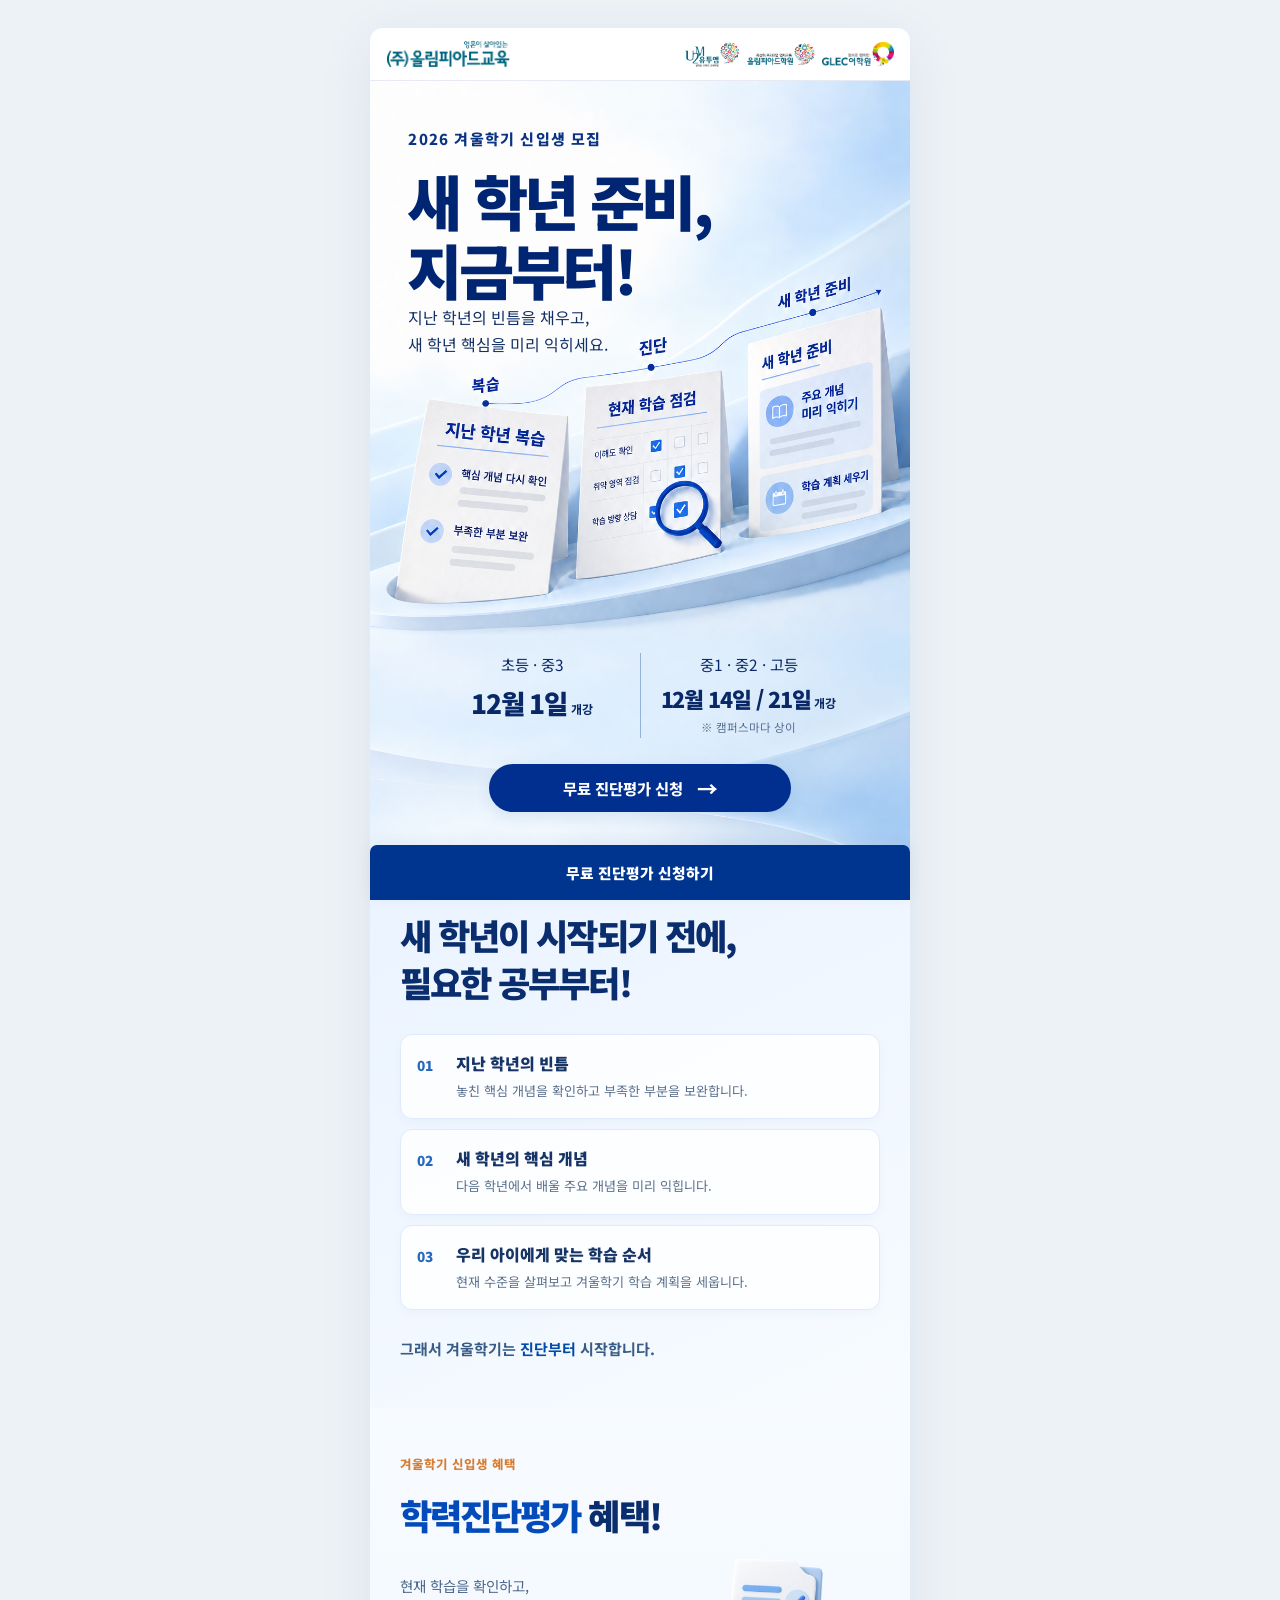
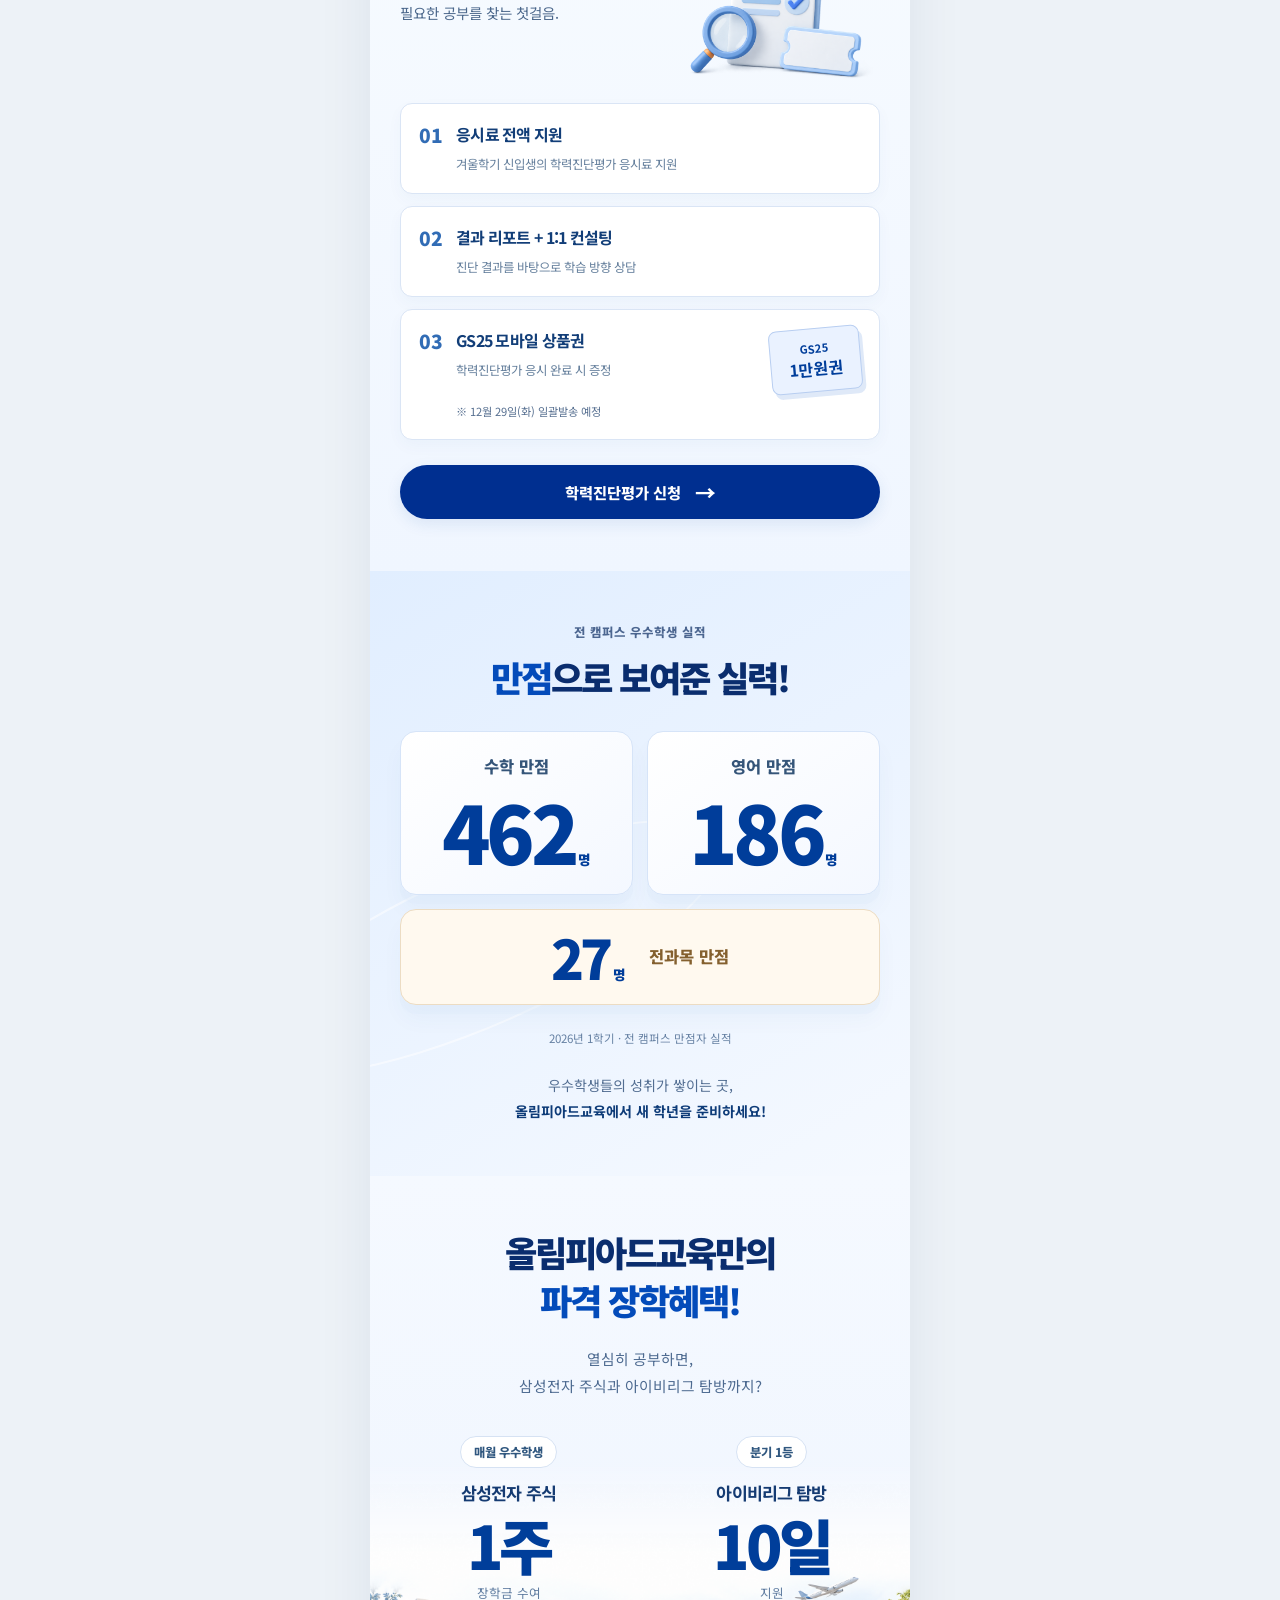
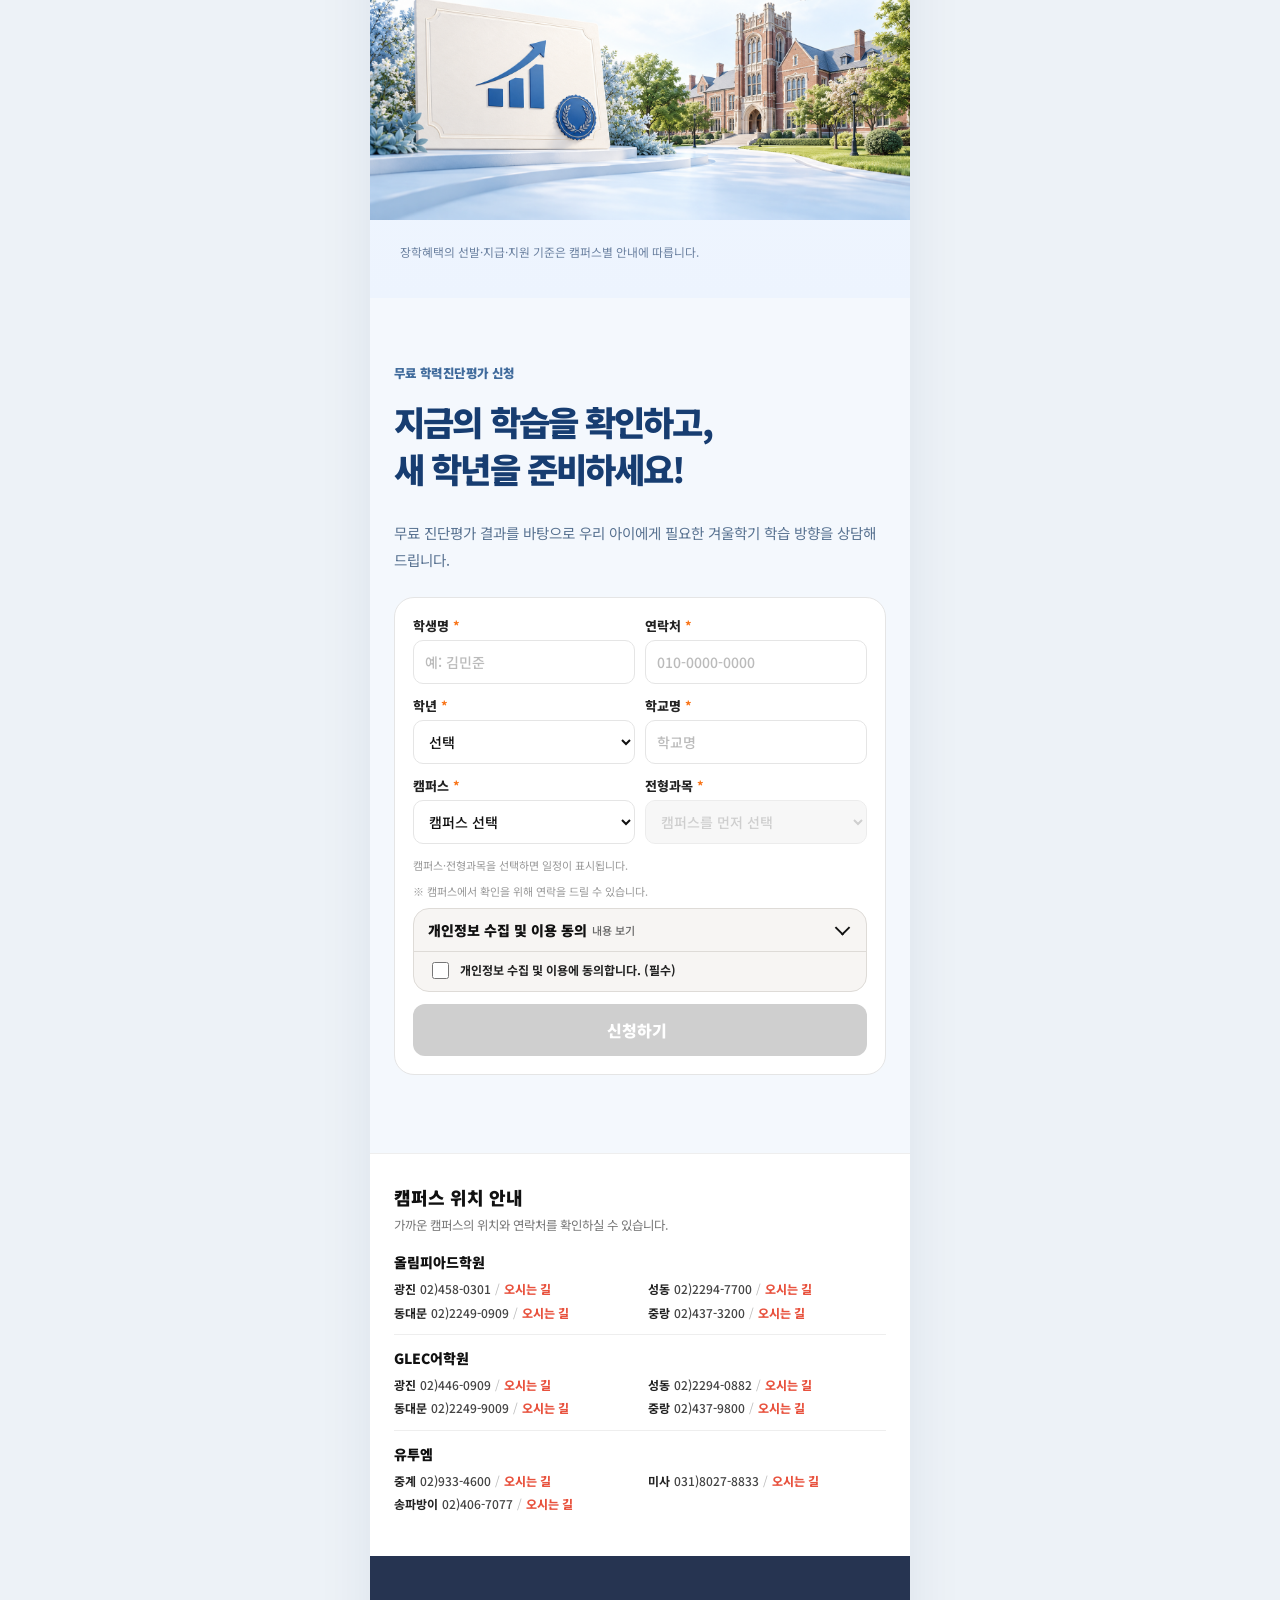
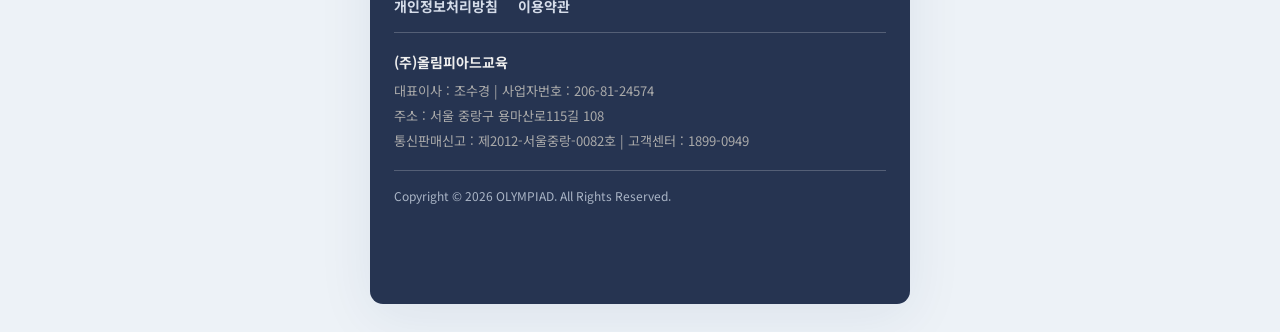
<file: index.html>
<!doctype html>
<html lang="ko">
<head>
  <meta charset="utf-8">
  <meta name="viewport" content="width=device-width, initial-scale=1">
  <meta name="theme-color" content="#10294b">
  <meta name="description" content="2026 겨울학기 신입생 모집. 새 학년을 준비하는 겨울, 무료 진단평가와 학습 상담으로 우리 아이에게 필요한 학습부터 시작하세요.">
  <title>2026 겨울학기 신입생 모집 | 올림피아드교육</title>
  <!-- Google tag (gtag.js) -->
  <script async src="https://www.googletagmanager.com/gtag/js?id=G-TMH38TYK4W"></script>
  <script>
    window.dataLayer = window.dataLayer || [];
    function gtag(){dataLayer.push(arguments);}
    gtag('js', new Date());
    gtag('config', 'G-TMH38TYK4W');
  </script>
  <!-- Meta Pixel: production -->
  <script>
    !function(f,b,e,v,n,t,s)
    {if(f.fbq)return;n=f.fbq=function(){n.callMethod?
    n.callMethod.apply(n,arguments):n.queue.push(arguments)};
    if(!f._fbq)f._fbq=n;n.push=n;n.loaded=!0;n.version='2.0';
    n.queue=[];t=b.createElement(e);t.async=!0;
    t.src=v;s=b.getElementsByTagName(e)[0];
    s.parentNode.insertBefore(t,s)}(window, document,'script',
    'https://connect.facebook.net/en_US/fbevents.js');
    fbq('init', '1519104332909986');
    fbq('track', 'PageView');
  </script>
  <link rel="icon" type="image/svg+xml" href="data:image/svg+xml,%3Csvg xmlns='http://www.w3.org/2000/svg' viewBox='0 0 64 64'%3E%3Crect width='64' height='64' rx='14' fill='%2310294b'/%3E%3Cpath d='M14 46 30 17l8 14 12-8' fill='none' stroke='%2336c5d8' stroke-width='7' stroke-linecap='round' stroke-linejoin='round'/%3E%3C/svg%3E">
  <link rel="preconnect" href="https://fonts.googleapis.com">
  <link rel="preconnect" href="https://fonts.gstatic.com" crossorigin>
  <link href="https://fonts.googleapis.com/css2?family=Noto+Sans+KR:wght@400;500;600;700;800;900&display=swap" rel="stylesheet">
  <link rel="stylesheet" href="styles.css">
  <link rel="stylesheet" href="journey.css?v=20261028-notice-layout">
  <link rel="stylesheet" href="application-form.css?v=20261012-compact-popup">
</head>
<body>
  <noscript><img height="1" width="1" style="display:none" alt=""
    src="https://www.facebook.com/tr?id=1519104332909986&amp;ev=PageView&amp;noscript=1"></noscript>
  <div class="page-shell">
    <header class="site-header">
      <img class="top-logo" src="assets/logo-edu.png" alt="올림피아드교육">
      <div class="top-brand-logos" aria-label="교육 브랜드">
        <img class="logo-u2m" src="assets/logo-u2m.png" alt="U2M">
        <img class="logo-academy" src="assets/logo-academy.png" alt="올림피아드학원">
        <img class="logo-glec" src="assets/logo-glec.png" alt="GLEC 어학원">
      </div>
    </header>

    <main>
      <section class="campaign-hero" aria-labelledby="hero-title">
        <p class="campaign-label">2026 겨울학기 신입생 모집</p>
        <h1 id="hero-title">새 학년 준비,<br><strong>지금부터!</strong></h1>
        <p class="sr-only">복습: 지난 학년 핵심 개념 다시 확인, 부족한 부분 보완. 진단: 이해도 확인, 취약 영역 점검, 학습 방향 상담. 새 학년 준비: 주요 개념 미리 익히기, 학습 계획 세우기.</p>
        <p class="campaign-intro">지난 학년의 빈틈을 채우고,<br>새 학년 핵심을 미리 익히세요.</p>
        <div class="hero-enrollment">
          <div class="campaign-dates" aria-label="겨울학기 개강 일정">
            <div><span>초등 · 중3</span><strong>12월 1일</strong><small>개강</small></div>
            <div><span>중1 · 중2 · 고등</span><strong class="multi-opening-date">12월 14일 / 21일</strong><small>개강</small><p class="opening-note">※ 캠퍼스마다 상이</p></div>
          </div>
          <a class="campaign-button" href="#consultation">무료 진단평가 신청 <span aria-hidden="true">→</span></a>
        </div>
      </section>

      <section class="editorial-section preparation" aria-labelledby="reason-title">
        <h2 id="reason-title">새 학년이 시작되기 전에,<br>필요한 공부부터!</h2>
        <div class="reason-list">
          <article>
            <span class="reason-number">01</span>
            <div><h3>지난 학년의 빈틈</h3><p>놓친 핵심 개념을 확인하고 부족한 부분을 보완합니다.</p></div>
          </article>
          <article>
            <span class="reason-number">02</span>
            <div><h3>새 학년의 핵심 개념</h3><p>다음 학년에서 배울 주요 개념을 미리 익힙니다.</p></div>
          </article>
          <article>
            <span class="reason-number">03</span>
            <div><h3>우리 아이에게 맞는 학습 순서</h3><p>현재 수준을 살펴보고 겨울학기 학습 계획을 세웁니다.</p></div>
          </article>
        </div>
        <p class="reason-conclusion">그래서 겨울학기는 <strong>진단부터</strong> 시작합니다.</p>
      </section>

      <section class="editorial-section assessment-benefits" aria-labelledby="benefits-title">
        <p class="campaign-label accent-label">겨울학기 신입생 혜택</p>
        <h2 id="benefits-title"><em>학력진단평가</em> 혜택!</h2>
        <div class="benefit-intro"><p>현재 학습을 확인하고,<br>필요한 공부를 찾는 첫걸음.</p><img src="assets/benefit-art-v3.png" alt="진단 리포트와 학습 점검, 상품권 혜택을 표현한 이미지" loading="lazy"></div>
        <ol class="benefit-lines">
          <li><span>01</span><div><h3>응시료 전액 지원</h3><p>겨울학기 신입생의 학력진단평가 응시료 지원</p></div></li>
          <li><span>02</span><div><h3>결과 리포트 + 1:1 컨설팅</h3><p>진단 결과를 바탕으로 학습 방향 상담</p></div></li>
          <li class="voucher-benefit"><span>03</span><div><div class="voucher-copy"><h3>GS25 모바일 상품권</h3><p>학력진단평가 응시 완료 시 증정</p></div><b class="voucher-ticket"><span>GS25</span><strong>1만원권</strong></b><p class="benefit-dispatch-note">※ 12월 29일(화) 일괄발송 예정</p></div></li>
        </ol>
        <a class="campaign-button" href="#consultation">학력진단평가 신청 <span aria-hidden="true">→</span></a>
      </section>

      <section class="editorial-section achievement" aria-labelledby="results-title">
        <p class="campaign-label">전 캠퍼스 우수학생 실적</p>
        <h2 id="results-title"><em>만점</em>으로 보여준 실력!</h2>
        <div class="score-lines">
          <div><strong>462<small>명</small></strong><span>수학 만점</span></div>
          <div><strong>186<small>명</small></strong><span>영어 만점</span></div>
          <div><strong>27<small>명</small></strong><span>전과목 만점</span></div>
        </div>
        <p class="achievement-period">2026년 1학기 · 전 캠퍼스 만점자 실적</p>
        <p class="achievement-message">우수학생들의 성취가 쌓이는 곳,<br><strong>올림피아드교육에서 새 학년을 준비하세요!</strong></p>
      </section>

      <section class="editorial-section rewards" aria-labelledby="scholarship-title">
        <h2 id="scholarship-title">올림피아드교육만의<br><em>파격 장학혜택!</em></h2>
        <p class="reward-question">열심히 공부하면,<br>삼성전자 주식과 아이비리그 탐방까지?</p>
        <div class="reward-scenes">
          <article class="stock-reward"><span>매월 우수학생</span><h3>삼성전자 주식</h3><strong>1주</strong><p>장학금 수여</p></article>
          <article class="travel-reward"><span>분기 1등</span><h3>아이비리그 탐방</h3><strong>10일</strong><p>지원</p></article>
          <img class="reward-panorama" src="assets/reward-art-v3.png" alt="주식 장학금과 해외 대학 탐방을 표현한 이미지" loading="lazy">
        </div>
        <p class="fine-print">장학혜택의 선발·지급·지원 기준은 캠퍼스별 안내에 따릅니다.</p>
      </section>

      <section class="section consultation" id="consultation" aria-labelledby="consultation-title">
        <p class="section-index">무료 학력진단평가 신청</p>
        <h2 id="consultation-title">지금의 학습을 확인하고,<br>새 학년을 준비하세요!</h2>
        <p class="section-lead">무료 진단평가 결과를 바탕으로 우리 아이에게 필요한 겨울학기 학습 방향을 상담해 드립니다.</p>
        <form id="applicationForm" class="form-wrap">
            <div class="form-grid" style="margin-bottom:18px;">
                <div class="form-field" style="margin-bottom:0;">
                    <label>학생명 <b>*</b></label>
                    <input name="studentName" required placeholder="예: 김민준">
                </div>
                <div class="form-field" style="margin-bottom:0;">
                    <label>연락처 <b>*</b></label>
                    <input name="phone" type="tel" required placeholder="010-0000-0000">
                </div>
            </div>
            <div class="form-grid" style="margin-bottom:18px;">
                <div class="form-field" style="margin-bottom:0;">
                    <label>학년 <b>*</b></label>
                    <select name="grade" required>
                        <option value="">선택</option>
                        <option>초2</option><option>초3</option><option>초4</option><option>초5</option><option>초6</option>
                        <option>중1</option><option>중2</option><option>중3</option>
                        <option>고1</option><option>고2</option><option>고3</option>
                    </select>
                </div>
                <div class="form-field" style="margin-bottom:0;">
                    <label>학교명 <b>*</b></label>
                    <input name="school" required placeholder="학교명">
                </div>
            </div>
            <div class="form-grid" style="margin-bottom:18px;">
                <div class="form-field" style="margin-bottom:0;">
                    <label>캠퍼스 <b>*</b></label>
                    <select id="campusSelect" name="campus" required>
                        <option value="">캠퍼스 선택</option>
                    </select>
                </div>
                <div class="form-field" style="margin-bottom:0;">
                    <label>전형과목 <b>*</b></label>
                    <select id="subjectSelect" name="subject" required disabled>
                        <option value="">캠퍼스를 먼저 선택</option>
                    </select>
                </div>
            </div>

            <p id="calendarInstruction" class="form-note">캠퍼스·전형과목을 선택하면 일정이 표시됩니다.</p>
            <div class="cal-wrap" hidden>
                <div class="cal-head">
                    <button id="prevMonthButton" type="button" aria-label="이전 달">‹</button>
                    <strong id="monthTitle">2026.11</strong>
                    <button id="nextMonthButton" type="button" aria-label="다음 달">›</button>
                </div>
                <div class="cal-days-header">
                    <span>일</span><span>월</span><span>화</span><span>수</span><span>목</span><span>금</span><span>토</span>
                </div>
                <div id="calendarDays" class="cal-days"></div>
            </div>

            <div class="time-wrap" hidden>
                <h4>희망시간 선택</h4>
                <div id="timeList" style="display:flex;flex-wrap:wrap;gap:8px;"></div>
            </div>

            <div class="date-row" hidden>
                <div class="date-box">
                    <div class="lbl">희망날짜</div>
                    <strong id="selectedDateText">날짜 선택 전</strong>
                </div>
                <div class="date-box">
                    <div class="lbl">희망시간</div>
                    <strong id="selectedTimeText">시간 선택 전</strong>
                </div>
            </div>

            <input type="hidden" name="region" value="서울특별시">
            <input type="hidden" name="referralSource" value="기타">
            <input type="hidden" name="referralDetail" value="랜딩">

            <p class="form-note">※ 캠퍼스에서 확인을 위해 연락을 드릴 수 있습니다.</p>
            <p id="submitStatus" class="form-status" role="status" aria-live="polite"></p>

            <div class="privacy-consent">
                <details class="privacy-details">
                    <summary>
                        <span class="privacy-summary-title">개인정보 수집 및 이용 동의</span>
                        <span class="privacy-summary-hint">내용 보기</span>
                    </summary>
                    <div class="privacy-box" tabindex="0">
                        <p>(주)올림피아드교육은 고객상담과 학력진단 및 설명회 신청시 다음과 같이 개인정보를 수집하고 있습니다. 수집한 개인정보는 “개인정보보호법”에 따라 보호하며, 개인정보 수집·이용목적 외로 처리하거나 정보주체의 동의 없이 외부에 제공 및 공유하지 않습니다. 또한, 개인정보가 분실·도난·유출·변조·훼손되지 않도록 안정성 확보에 필요한 조치를 취합니다.</p>
                        <h4>1. 수집하는 개인정보 항목</h4>
                        <p>(필수) 학생명, 연락처(자택 또는 휴대폰)<br>(선택) 학년, 학교명, 학부모이름, 이메일, 상담구분, 알게된 경로</p>
                        <h4>2. 개인정보의 수집 및 이용목적</h4>
                        <p>가. 고객 문의 응대 및 상담<br>나. 설명회 신청 참석 대상자 확인<br>다. 학력진단 신청 및 접수</p>
                        <h4>3. 개인정보의 보유 및 이용기간</h4>
                        <p>원칙적으로 개인정보의 수집 및 이용 목적이 달성된 후에는 이용자의 개인정보를 지체 없이 파기 합니다. 단, 회사 업무 및 통신비밀보호법, 전자상거래법 등 관련 법령에 의한 정보보호 및 보유 필요시 명시 기간 동안 다음과 같은 목적을 위해 보존합니다.</p>
                        <p>- 상담 및 설명회, 학력진단 업무처리, 분쟁 조정을 위한 기록보존, 불만 처리 등 민원처리, 고지사항 전달, 교육정보 제공</p>
                        <p>- 서비스 별 이용 및 보유 기간<br>• 입학상담 : 업무 종료후 6개월<br>• 학력진단 : 업무 종료후 6개월<br>• 설명회 : 행사 종료후 10일</p>
                        <h4>4. 개인정보 수집 · 이용에 대한 동의를 거부하실 수 있습니다.</h4>
                        <p>단, 필수 항목에 동의하지 않으시면 상담, 설명회, 학력진단 안내에 일부 제한이 있습니다.</p>
                    </div>
                </details>
                <label class="privacy-check">
                    <input id="privacyAgree" name="privacyAgree" type="checkbox" required>
                    <span>개인정보 수집 및 이용에 동의합니다. (필수)</span>
                </label>
            </div>

            <button id="submitButton" type="submit" class="submit-btn" disabled>
                신청하기 <i class="fa-solid fa-chevron-right" style="margin-left:6px;font-size:13px;"></i>
            </button>
        </form>
      </section>
    </main>

    <section class="campus-guide" aria-labelledby="campus-guide-title">
      <h2 class="campus-guide-title" id="campus-guide-title">캠퍼스 위치 안내</h2>
      <p class="campus-guide-desc">가까운 캠퍼스의 위치와 연락처를 확인하실 수 있습니다.</p>
      <div class="campus-group"><h3>올림피아드학원</h3><div class="campus-list">
        <div class="campus-item"><span class="campus-name">광진</span><a class="campus-phone" href="tel:024580301">02)458-0301</a><span class="campus-divider">/</span><a class="campus-location" href="https://naver.me/GbDd2W6d" target="_blank" rel="noopener">오시는 길</a></div>
        <div class="campus-item"><span class="campus-name">성동</span><a class="campus-phone" href="tel:0222947700">02)2294-7700</a><span class="campus-divider">/</span><a class="campus-location" href="https://naver.me/5PV4rDvb" target="_blank" rel="noopener">오시는 길</a></div>
        <div class="campus-item"><span class="campus-name">동대문</span><a class="campus-phone" href="tel:0222490909">02)2249-0909</a><span class="campus-divider">/</span><a class="campus-location" href="https://naver.me/xq3cEVG8" target="_blank" rel="noopener">오시는 길</a></div>
        <div class="campus-item"><span class="campus-name">중랑</span><a class="campus-phone" href="tel:024373200">02)437-3200</a><span class="campus-divider">/</span><a class="campus-location" href="https://naver.me/5uIMmPaX" target="_blank" rel="noopener">오시는 길</a></div>
      </div></div>
      <div class="campus-group"><h3>GLEC어학원</h3><div class="campus-list">
        <div class="campus-item"><span class="campus-name">광진</span><a class="campus-phone" href="tel:024460909">02)446-0909</a><span class="campus-divider">/</span><a class="campus-location" href="https://naver.me/5gFjhuY1" target="_blank" rel="noopener">오시는 길</a></div>
        <div class="campus-item"><span class="campus-name">성동</span><a class="campus-phone" href="tel:0222940882">02)2294-0882</a><span class="campus-divider">/</span><a class="campus-location" href="https://naver.me/xl057RI3" target="_blank" rel="noopener">오시는 길</a></div>
        <div class="campus-item"><span class="campus-name">동대문</span><a class="campus-phone" href="tel:0222499009">02)2249-9009</a><span class="campus-divider">/</span><a class="campus-location" href="https://naver.me/FCA2jsLO" target="_blank" rel="noopener">오시는 길</a></div>
        <div class="campus-item"><span class="campus-name">중랑</span><a class="campus-phone" href="tel:024379800">02)437-9800</a><span class="campus-divider">/</span><a class="campus-location" href="https://naver.me/FhUXFl2q" target="_blank" rel="noopener">오시는 길</a></div>
      </div></div>
      <div class="campus-group"><h3>유투엠</h3><div class="campus-list">
        <div class="campus-item"><span class="campus-name">중계</span><a class="campus-phone" href="tel:029334600">02)933-4600</a><span class="campus-divider">/</span><a class="campus-location" href="https://naver.me/5Hk0XrZi" target="_blank" rel="noopener">오시는 길</a></div>
        <div class="campus-item"><span class="campus-name">미사</span><a class="campus-phone" href="tel:03180278833">031)8027-8833</a><span class="campus-divider">/</span><a class="campus-location" href="https://naver.me/5vcEbEtO" target="_blank" rel="noopener">오시는 길</a></div>
        <div class="campus-item"><span class="campus-name">송파방이</span><a class="campus-phone" href="tel:024067077">02)406-7077</a><span class="campus-divider">/</span><a class="campus-location" href="https://naver.me/5UEPFBXH" target="_blank" rel="noopener">오시는 길</a></div>
      </div></div>
    </section>

    <footer class="site-footer">
      <div class="footer-links"><a href="https://www.u2math.co.kr/Other/SitePrivacy" target="_blank" rel="noopener">개인정보처리방침</a><a href="https://www.u2math.co.kr/Other/SiteTerm" target="_blank" rel="noopener">이용약관</a></div>
      <div class="footer-info"><p class="name">(주)올림피아드교육</p><p>대표이사 : 조수경 | 사업자번호 : 206-81-24574</p><p>주소 : 서울 중랑구 용마산로115길 108</p><p>통신판매신고 : 제2012-서울중랑-0082호 | 고객센터 : 1899-0949</p></div>
      <p class="footer-copy">Copyright &copy; 2026 OLYMPIAD. All Rights Reserved.</p>
    </footer>
  </div>
  <a class="sticky-link" href="#consultation">무료 진단평가 신청하기</a>
<div id="completeModal" class="complete-modal" hidden>
    <div class="complete-box" role="dialog" aria-modal="true" aria-labelledby="completeTitle">
        <div class="complete-icon" aria-hidden="true">✓</div>
        <h3 id="completeTitle">신청완료</h3>
        <p class="complete-note">이 페이지를 캡쳐해서 오시면<br><strong>3가지 혜택</strong>을 받으실 수 있습니다.</p>
        <p class="complete-caption">※ 캠퍼스에서 확인을 위해 연락을 드릴 수 있습니다.</p>
        <button id="completeCloseButton" type="button" class="complete-close">확인</button>
    </div>
</div>


  <script src="config.js?v=20261012-original-form"></script>
  <script src="application-form.js?v=20261028-schedule-fallback"></script>
  <script>
    (() => {
      if (location.hash) return;
      const consultation = document.getElementById('consultation');
      let userInteracted = false;
      const stopAutoScroll = () => { userInteracted = true; };
      ['pointerdown', 'touchstart', 'wheel', 'keydown'].forEach(type => {
        window.addEventListener(type, stopAutoScroll, { once: true, passive: true });
      });
      const showConsultation = () => {
        if (!userInteracted && !location.hash) {
          consultation.scrollIntoView({ behavior: 'instant', block: 'start' });
        }
      };
      showConsultation();
      // Keep the initial position aligned after the Korean web font changes layout.
      if (document.fonts) document.fonts.ready.then(showConsultation);
    })();
  </script>
</body>
</html>
</file>
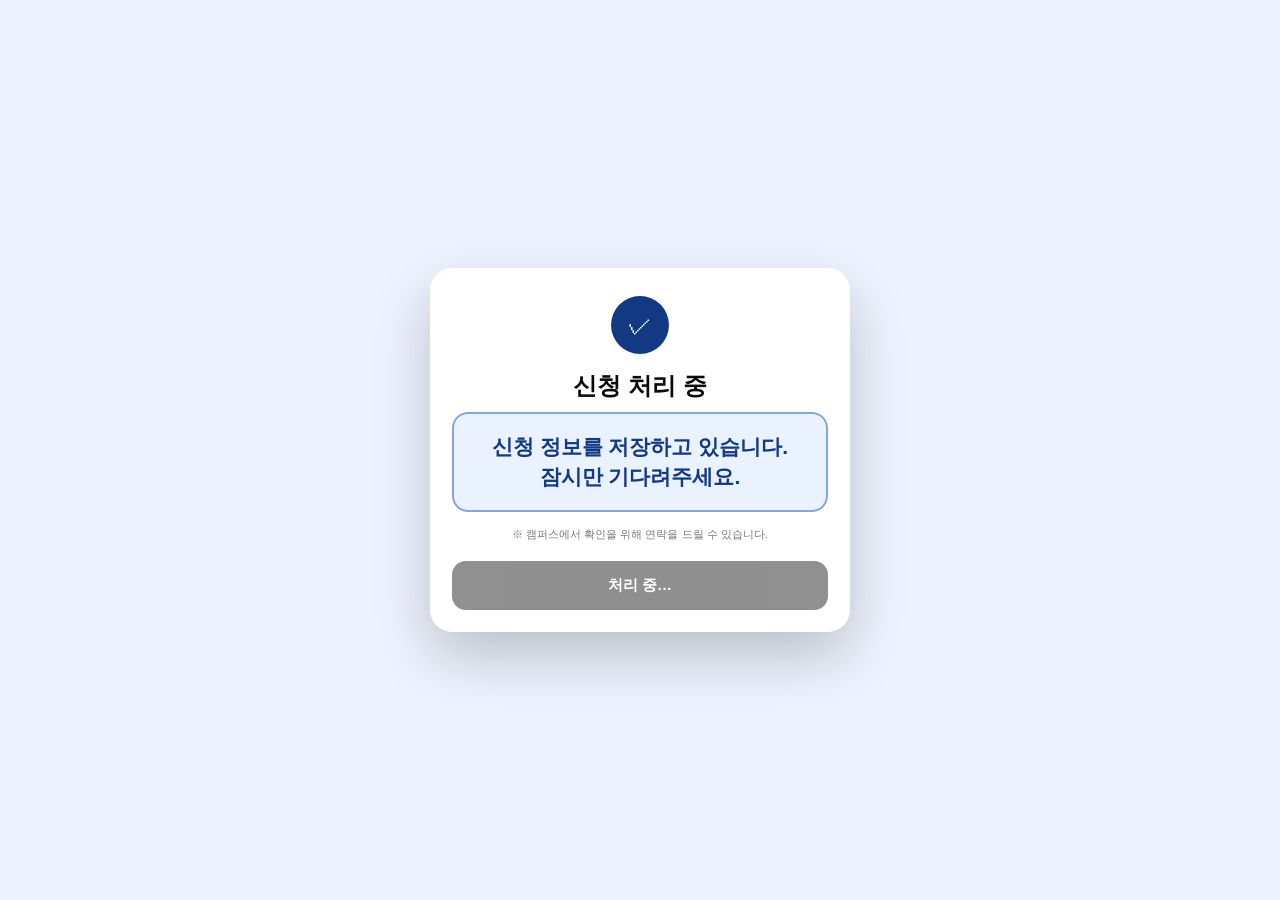
<file: completion.html>
<!doctype html>
<html lang="ko"><head><meta charset="utf-8"><meta name="viewport" content="width=device-width,initial-scale=1"><title>신청 안내 | 올림피아드교육</title>
<link rel="stylesheet" href="application-form.css?v=20261012-compact-popup">
<style>*{box-sizing:border-box}body{margin:0;background:#eef4ff;font-family:'Noto Sans KR',sans-serif;min-height:100vh;display:flex;align-items:center;justify-content:center;padding:20px}.complete-box h3{margin-top:0}.complete-note{margin-top:0}.complete-close:disabled{opacity:.45;cursor:wait}</style></head>
<body><main class="complete-box" aria-live="polite"><div class="complete-icon" aria-hidden="true">✓</div><h3 id="completeTitle">신청 처리 중</h3>
<p id="completeNote" class="complete-note">신청 정보를 저장하고 있습니다.<br>잠시만 기다려주세요.</p>
<p class="complete-caption">※ 캠퍼스에서 확인을 위해 연락을 드릴 수 있습니다.</p><button id="completeConfirm" class="complete-close" disabled>처리 중…</button></main>
<script src="completion.js?v=20261012-separate-home"></script></body></html>
</file>
<file: styles.css>
:root{font-family:'Noto Sans KR',sans-serif;color:#18364d;background:#eef4f6;font-synthesis:none;scroll-behavior:smooth}
*{box-sizing:border-box}
body{margin:0;word-break:keep-all}
img{display:block;max-width:100%;height:auto}
a{color:inherit}
.page-shell{max-width:540px;min-height:100vh;margin:auto;background:#fff;box-shadow:0 16px 70px #18364d12}
.site-header{position:relative;z-index:1;padding:12px 16px;display:flex;align-items:center;justify-content:space-between;gap:12px;background:#fff;border-bottom:1px solid #e7eaf2}
.site-header .top-logo{width:auto;height:28px;flex:0 0 auto;object-fit:contain}
.top-brand-logos{display:flex;align-items:center;justify-content:flex-end;gap:7px;min-width:0}
.top-brand-logos img{display:block;width:auto;max-width:100%;object-fit:contain}
.top-brand-logos .logo-u2m{height:25px}
.top-brand-logos .logo-academy{height:23px}
.top-brand-logos .logo-glec{height:25px}
.hero{padding:37px 24px 45px;background:#f4fbfc}
.hero{background:#f1faff;padding-top:32px}
.hero h1 strong{color:#ea684d}
.hero .hero-lead{font-size:1.13rem;color:#355d72;font-weight:600;line-height:1.65;margin-bottom:8px}
.hero-art{width:calc(100% + 48px);max-width:none;margin:4px -24px 14px;aspect-ratio:4/3;object-fit:cover}
.hero-message{padding:0 0 20px}
.hero-message>span{font-size:.9rem;font-weight:900;color:#137792}
.hero-message p{margin:8px 0 0;font-size:1rem;line-height:1.75;color:#425f71}
.hero-message strong{color:#173e57;font-weight:900}
.eyebrow,.section-index{margin:0 0 16px;color:#1286a0;font-size:.78rem;font-weight:900;letter-spacing:.1em}
.hero h1{font-size:clamp(2.05rem,8.4vw,2.7rem);line-height:1.3;letter-spacing:-.06em;margin:0 0 23px;font-weight:900;color:#13324b}
.hero h1 strong{font-weight:900;color:#0785a0}
.hero-lead,.section-lead{font-size:1rem;line-height:1.85;color:#425f71;margin:0 0 23px}
.hero-emphasis{font-size:1.09rem;line-height:1.7;font-weight:800;margin:0 0 23px;padding-left:13px;border-left:3px solid #1ba7bb}
.hero-date{border-top:1px solid #b9d7de;border-bottom:1px solid #b9d7de;margin-bottom:24px}
.hero-date>div{display:flex;justify-content:space-between;gap:10px;padding:12px 0;align-items:baseline}
.hero-date>div+div{border-top:1px solid #d1e4e9}
.hero-date span{font-size:.89rem;color:#476476}
.hero-date strong{font-size:.97rem;white-space:nowrap}
.primary-link,.sticky-link,.submit-btn{display:block;background:#087f9a;color:#fff;text-align:center;text-decoration:none;font:900 1rem 'Noto Sans KR',sans-serif;border:0;cursor:pointer}
.primary-link{padding:16px;border-radius:6px}
.primary-link:hover,.sticky-link:hover,.submit-btn:hover{background:#076b83}
.transition-visual{margin:0;background:#fff}
.transition-visual img{width:100%;height:275px;object-fit:cover;object-position:center}
.transition-visual figcaption{font-size:.86rem;line-height:1.6;color:#547083;padding:13px 24px;border-bottom:1px solid #dbe7eb}
.section{padding:66px 24px}
.section h2,.opening h2{font-size:clamp(1.75rem,7vw,2.13rem);line-height:1.4;letter-spacing:-.055em;font-weight:900;margin:0 0 27px}
.reason-list{border-top:2px solid #15364f}
.reason-list article{display:grid;grid-template-columns:42px 1fr;gap:7px;padding:19px 0;border-bottom:1px solid #d9e5e9}
.reason-number{font-size:.84rem;font-weight:900;color:#14869e;padding-top:4px}
.reason-list h3{font-size:1.13rem;line-height:1.5;margin:0 0 7px;font-weight:900}
.reason-list p{font-size:1rem;line-height:1.8;color:#496477;margin:0}
.reason-conclusion{font-size:1.1rem;font-weight:700;line-height:1.7;margin:26px 0 0}
.reason-conclusion strong{color:#087f9a}
.diagnosis,.opening,.consultation{background:#eaf7f9}
.diagnosis-steps{list-style:none;padding:0;margin:0 0 22px;border-top:1px solid #b8d9df}
.diagnosis-steps li{display:flex;gap:18px;align-items:center;padding:13px 0;border-bottom:1px solid #b8d9df}
.diagnosis-steps span{font-size:.82rem;font-weight:900;color:#1689a0}
.diagnosis-steps strong{font-size:1rem}
.text-link{display:block;padding:15px;border:1.5px solid #087f9a;border-radius:6px;text-align:center;text-decoration:none;font-weight:800;color:#086e86}
.text-link:hover{background:#dcf3f6}
.opening{padding:64px 24px}
.opening h2{margin-bottom:28px}
.opening-dates{border-top:2px solid #15364f}
.opening-dates p{display:flex;justify-content:space-between;align-items:center;gap:9px;margin:0;padding:17px 0;border-bottom:1px solid #bbd9df}
.opening-dates span{font-size:1.06rem;font-weight:900;color:#087f9a}
.opening-dates strong{font-size:.93rem;white-space:nowrap}
.opening-note{font-size:.89rem;line-height:1.6;color:#567084;margin:19px 0 0}
.results-period{font-size:.93rem;color:#557184;margin:0 0 18px}
.results{background:#eaf5ff;padding-top:58px}
.results .section-index{color:#22789f;letter-spacing:0;font-size:.88rem}
.results h2{font-size:clamp(1.65rem,6.5vw,2.03rem);margin-bottom:16px}
.results h2 em{font-style:normal;color:#087f9a}
.results-lead{font-size:1.03rem;color:#365b73;line-height:1.8;margin:0}
.results-art{width:calc(100% + 48px);max-width:none;margin:14px -24px 4px;aspect-ratio:4/3;object-fit:cover}
.results .results-period{font-weight:800;font-size:.87rem;text-align:center;margin-top:18px}
.result-main{display:flex;justify-content:space-between;align-items:baseline;padding:21px 20px;background:#e0f3f6;border-top:4px solid #1595a9}
.result-main span,.result-secondary span{font-size:1.07rem;font-weight:800}
.result-main strong{font-size:3.2rem;line-height:1;font-weight:900;letter-spacing:-.06em}
.result-main small,.result-secondary small{font-size:1rem;margin-left:3px;letter-spacing:0}
.result-secondary{display:grid;grid-template-columns:1fr 1fr;gap:10px;margin-top:10px}
.result-secondary p{display:flex;flex-direction:column;gap:12px;margin:0;padding:18px;background:#f0f6f7}
.result-secondary span{font-size:.93rem}
.result-secondary strong{font-size:2.15rem;line-height:1;font-weight:900;letter-spacing:-.06em}
.results .result-main{background:#fff;border-top:4px solid #eeaa43;border-radius:3px;padding:23px 21px}
.results .result-main strong{font-size:4.1rem;color:#0c638a}
.results .result-secondary p{background:#fff;padding:22px 18px;border-bottom:3px solid #c0e4f6}
.results .result-secondary strong{font-size:2.65rem;color:#0c638a}
.scholarship{background:#fbfcf6}
.scholarship{background:#fffaf0}
.scholarship-art{width:calc(100% + 48px);max-width:none;margin:12px -24px 24px;aspect-ratio:4/3;object-fit:cover}
.scholarship-benefits article{background:#fff;padding:21px 18px;margin-top:12px;border:1px solid #eadfbd;border-left:4px solid #e9b839}
.scholarship-benefits{border:0}
.new-student small{display:inline;font-size:.85rem;margin-left:4px}
.scholarship-question{font-size:clamp(1.45rem,6.4vw,1.85rem);font-weight:900;line-height:1.5;letter-spacing:-.045em;margin:0 0 16px;color:#0a7891}
.scholarship-benefits{border-top:2px solid #15364f}
.scholarship-benefits article{padding:18px 0;border-bottom:1px solid #d9e5e9}
.scholarship-benefits span{display:block;color:#087f9a;font-size:.85rem;font-weight:900;margin-bottom:6px}
.scholarship-benefits strong{font-size:1.3rem;line-height:1.4;font-weight:900}
.scholarship-benefits p{display:inline;font-size:1rem;font-weight:700;margin:0 0 0 5px}
.new-student{margin-top:26px;background:#fff;border-left:4px solid #e6c85e;padding:21px}
.new-student h3{font-size:1.1rem;margin:0 0 15px}
.new-student p{font-size:.98rem;font-weight:700;line-height:1.6;margin:9px 0}
.new-student small{display:block;color:#667d8a;font-size:.83rem;font-weight:500}
.fine-print{font-size:.83rem;line-height:1.7;color:#657d8a;margin:16px 0 0}
.consultation{padding-bottom:78px}
.application-form{padding:22px;background:#fff;border:1px solid #d1e2e6;border-radius:7px}
.form-intro{font-size:.93rem;line-height:1.7;color:#445f70;margin:0 0 12px}
.form-prelaunch{font-size:.84rem;font-weight:700;line-height:1.6;color:#805e16;background:#fff7db;padding:10px 12px;margin:0 0 23px}
.form-grid{display:grid;grid-template-columns:1fr 1fr;gap:17px 11px}
.form-grid label{display:flex;flex-direction:column;gap:7px;font-size:.9rem;font-weight:800}
.form-grid input,.form-grid select{width:100%;min-width:0;height:48px;border:1px solid #cddce1;border-radius:5px;padding:0 11px;background:#fff;color:#18364d;font:500 .94rem 'Noto Sans KR',sans-serif}
.form-grid select:disabled{color:#8296a0;background:#f4f7f8}
.calendar{margin-top:23px;border:1px solid #cddce1;border-radius:6px;overflow:hidden}
.calendar-head{height:55px;display:flex;align-items:center;justify-content:space-between;border-bottom:1px solid #d9e6e9;padding:0 12px}
.calendar-head strong{font-size:1rem}
.calendar-head button{border:0;background:none;color:#087f9a;font-size:1.65rem;width:38px;height:38px;cursor:pointer}
.calendar-head button:disabled{color:#b9cbd0;cursor:default}
.calendar-weekdays,.calendar-days{display:grid;grid-template-columns:repeat(7,minmax(0,1fr));text-align:center}
.calendar-weekdays{padding:11px 8px 7px;color:#5a7483;font-size:.82rem;font-weight:800}
.calendar-days{padding:0 8px 12px;row-gap:4px}
.calendar-days button{height:37px;border:0;background:#fff;color:#a6b6bf;font:600 .9rem 'Noto Sans KR',sans-serif;cursor:not-allowed}
.calendar-note{font-size:.82rem;line-height:1.6;color:#667f8b;margin:10px 0 19px}
.selected-summary{display:grid;grid-template-columns:1fr 1fr;gap:9px}
.selected-summary p{margin:0;background:#f3f7f8;padding:12px}
.selected-summary span{display:block;font-size:.77rem;color:#68818c;margin-bottom:4px}
.selected-summary strong{font-size:.91rem}
.privacy-consent{margin:21px 0 16px;overflow:hidden;border:1.5px solid #dedbd7;border-radius:8px;background:#f7f5f3}
.privacy-details summary{position:relative;display:flex;align-items:center;min-height:50px;padding:12px 46px 12px 14px;color:#111;cursor:pointer;list-style:none;user-select:none}
.privacy-details summary::-webkit-details-marker{display:none}
.privacy-details summary::after{content:"";position:absolute;top:50%;right:18px;width:9px;height:9px;border-right:2px solid #111;border-bottom:2px solid #111;transform:translateY(-70%) rotate(45deg)}
.privacy-details[open] summary::after{transform:translateY(-20%) rotate(225deg)}
.privacy-summary-title{font-size:.875rem;font-weight:900}
.privacy-summary-hint{margin-left:5px;color:#666;font-size:.7rem;font-weight:500}
.privacy-box{height:130px;overflow-y:auto;border-top:1px solid #dedbd7;background:#fff;padding:14px;color:#444;font-size:.75rem;line-height:1.75}
.privacy-box h4{color:#111;font-size:.82rem;font-weight:900;margin:16px 0 6px}
.privacy-box h4:first-child{margin-top:0}
.privacy-box p{margin:0 0 10px}
.privacy-check{display:flex;align-items:flex-start;gap:8px;margin:0;padding:12px 14px;border-top:1px solid #dedbd7;color:#222;font-size:.82rem;font-weight:700;line-height:1.45}
.privacy-check input{width:17px;height:17px;margin-top:1px;flex-shrink:0;accent-color:#087f9a}
.submit-btn:disabled{background:#b8c9d0;cursor:not-allowed}
.submit-btn{width:100%;padding:16px;border-radius:5px}
.submit-status{min-height:1.5em;margin:10px 0 0;color:#8a641b;font-size:.83rem;line-height:1.6}
.consultation-dates{display:flex;flex-direction:column;gap:5px;color:#5c7584;font-size:.86rem;margin-top:19px}
.campus-guide{background:#fff;border-top:1px solid #eee;padding:30px 24px}
.campus-guide-title{color:#111;font-size:1.125rem;font-weight:900;margin:0 0 6px}
.campus-guide-desc{color:#777;font-size:.78rem;line-height:1.6;margin:0 0 16px}
.campus-group{border-top:1px solid #eee;padding:13px 0}
.campus-group:first-of-type{border-top:none;padding-top:0}
.campus-group h3{color:#111;font-size:.875rem;font-weight:900;margin:0 0 8px}
.campus-list{display:grid;grid-template-columns:1fr 1fr;gap:6px 16px}
.campus-item{color:#555;font-size:.75rem;line-height:1.45;white-space:nowrap}
.campus-name{color:#222;font-weight:700;margin-right:4px}
.campus-phone{color:#444;font-weight:500;text-decoration:none}
.campus-divider{color:#bbb;margin:0 4px}
.campus-location{color:#e8523e;font-weight:800;text-decoration:none}
.site-footer{background:#263451;padding:40px 24px 100px;color:#aaa;font-size:.82rem}
.footer-links{display:flex;gap:20px;border-bottom:1px solid #ffffff36;padding-bottom:16px;margin-bottom:16px}
.footer-links a{color:#d5dce9;font-weight:700;font-size:.875rem;text-decoration:none}
.footer-links a:hover{color:#fff}
.footer-info{line-height:1.9}
.footer-info p{margin:0}
.footer-info .name{color:#eee;font-weight:700;font-size:.875rem;margin-bottom:4px}
.footer-copy{margin:16px 0 0;padding-top:16px;border-top:1px solid #ffffff36;color:#aab5c6;font-size:.75rem}
.sticky-link{position:fixed;z-index:20;bottom:0;left:50%;transform:translateX(-50%);width:min(100%,540px);padding:17px 15px;box-shadow:0 -6px 25px #18364d26}
a:focus-visible,button:focus-visible,input:focus-visible,select:focus-visible,summary:focus-visible{outline:3px solid #1ca9bb;outline-offset:2px}
@media(max-width:430px){.campus-list{grid-template-columns:1fr;gap:5px}}
@media(max-width:380px){.site-header{padding:11px 12px;gap:8px}.site-header .top-logo{height:25px}.top-brand-logos{gap:5px}.top-brand-logos .logo-u2m{height:21px}.top-brand-logos .logo-academy{height:20px}.top-brand-logos .logo-glec{height:21px}.hero,.section,.opening,.site-footer{padding-left:18px;padding-right:18px}.hero-date span,.hero-date strong{font-size:.85rem}.opening-dates p{align-items:flex-start;flex-direction:column;gap:3px}.application-form{padding:16px}.form-grid{gap:14px 7px}.result-main strong{font-size:2.65rem}.result-secondary strong{font-size:1.8rem}}
@media(min-width:700px){.page-shell{margin-top:28px;margin-bottom:28px;border-radius:13px;overflow:hidden}.sticky-link{border-radius:7px 7px 0 0}}
@media(prefers-reduced-motion:reduce){:root{scroll-behavior:auto}}
.hero #hero-title strong{color:#e36148}
.scholarship .scholarship-benefits{border:0}
.scholarship .scholarship-benefits article{background:#fff;padding:21px 18px;margin-top:12px;border:1px solid #eadfbd;border-left:4px solid #e9b839}
.scholarship .new-student small{display:inline;font-size:.85rem;margin-left:4px}
@media(max-width:380px){.hero-art,.results-art,.scholarship-art{width:calc(100% + 36px);margin-left:-18px;margin-right:-18px}.results .result-secondary strong{font-size:2.1rem}.hero h1{font-size:2rem}}
</file>
<file: journey.css>
/* Cohesive learning journey. Graphic imagery + accessible live campaign copy. */
:root{color:#092867;background:#edf2f7}
.page-shell{background:#eaf4ff;box-shadow:0 12px 55px #15396b14}
.sr-only{position:absolute!important;width:1px;height:1px;padding:0;margin:-1px;overflow:hidden;clip:rect(0,0,0,0);white-space:nowrap;border:0}
.campaign-hero{position:relative;container-type:inline-size;padding-top:103.77%;background:#eaf3ff url('assets/hero-production-v3.png') top center/100% auto no-repeat;overflow:hidden}
.campaign-label{font-size:.78rem;letter-spacing:.08em;color:#4c6690;font-weight:800;margin:0 0 18px}
.campaign-hero>.campaign-label{position:absolute;top:8.77cqw;left:7.1%;font-size:clamp(.75rem,2.6vw,.94rem);color:#0a3383}
.campaign-hero h1{position:absolute;left:6.9%;top:15.47cqw;margin:0;font-size:clamp(2.15rem,10.5vw,3.75rem);letter-spacing:-.055em;line-height:1.15;font-weight:900;color:#002573}
.campaign-hero h1 strong{font-weight:900}
.campaign-intro{position:absolute;top:41.25cqw;left:7.1%;font-size:clamp(.75rem,2.8vw,1rem);line-height:1.7;margin:0;color:#143166}
.hero-enrollment{padding:12px 0 38px}
.calendar-days button:not(:disabled){color:#073b94;background:#e5efff;cursor:pointer;border-radius:6px}
.calendar-days button[aria-pressed="true"]{background:#073b94;color:#fff}
.time-options{display:flex;flex-wrap:wrap;gap:8px;margin:0 0 16px}
.time-options button{border:1px solid #b4c9e5;border-radius:6px;background:#fff;padding:9px 17px;color:#12376d;cursor:pointer;font:inherit}
.time-options button[aria-pressed="true"]{background:#073b94;color:#fff}
.campaign-dates{margin:0 10%;display:grid;grid-template-columns:1fr 1fr;text-align:center}
.campaign-dates>div+div{border-left:1px solid #94b1d7}
.campaign-dates span{display:block;font-size:clamp(.7rem,2.8vw,.96rem);margin-bottom:8px}
.campaign-dates strong{font-size:clamp(1.05rem,4.6vw,1.65rem);font-weight:900;letter-spacing:-.05em}.campaign-dates small{font-size:.75rem;margin-left:4px;font-weight:700}
.campaign-dates .multi-opening-date{font-size:clamp(.88rem,3.5vw,1.35rem);white-space:nowrap}
.opening-note{margin:4px 0 0;text-align:center;font-size:.72rem;line-height:1.7;color:#566f90}
.benefit-lines .benefit-dispatch-note{grid-column:1/-1;margin:0;text-align:left;font-size:.7rem;line-height:1.7;color:#566f90}
.campaign-button{display:flex;align-items:center;justify-content:center;gap:14px;background:#002f90;color:#fff;text-align:center;font-size:.96rem;font-weight:800;text-decoration:none;padding:16px 20px;border-radius:28px;box-shadow:0 5px 15px #124ea01a}
.campaign-button:hover{background:#0043ba}.campaign-button span{font-size:1.3rem;line-height:1}
.hero-enrollment>.campaign-button{margin:26px 22% 0;font-size:clamp(.74rem,2.7vw,.96rem);padding:13px 5px}
.editorial-section{position:relative;padding:52px 30px;background:#edf5ff}
.editorial-section h2{font-size:clamp(1.6rem,6.5vw,2.2rem);line-height:1.35;font-weight:900;letter-spacing:-.055em;margin:0 0 23px;color:#0a2d6e}
.editorial-section em{font-style:normal;color:#034bba}
.preparation{background:linear-gradient(155deg,#eaf3ff,#f7fbff);padding-top:37px;padding-bottom:47px}
.preparation:before{content:'';display:block;width:35px;height:2px;background:#003783;margin-bottom:22px}
.preparation .reason-list{border:0;display:grid;gap:10px;margin-top:28px}
.preparation .reason-list article{border:1px solid #e0eafa;border-radius:12px;background:#ffffffd6;grid-template-columns:32px 1fr;box-shadow:0 4px 10px #21467c08;padding:16px}
.reason-number{color:#2467be;font-size:.85rem}.preparation .reason-list h3{font-size:1rem;color:#173467;margin-bottom:5px}.preparation .reason-list p{color:#5c718c;font-size:.82rem;line-height:1.7}.reason-conclusion{font-size:.94rem;color:#385c86}.reason-conclusion strong{color:#034baa}
.assessment-benefits{background:linear-gradient(#f7fbff,#f0f6ff);padding-top:47px}
.accent-label{color:#d77d33}.benefit-intro{position:relative;min-height:132px;margin:-3px 0 5px}.benefit-intro p{position:relative;z-index:1;font-size:.91rem;line-height:1.85;color:#4b678b;padding-top:14px}.benefit-intro img{position:absolute;right:-6px;top:-21px;width:46%;height:157px;object-fit:contain}
.benefit-lines{list-style:none;padding:0;margin:12px 0 25px;display:grid;gap:12px}
.benefit-lines li{display:flex;gap:13px;padding:18px;background:#fff;border:1px solid #dae5f5;border-radius:12px;box-shadow:0 6px 16px #294e8109}
.benefit-lines li>span{font-size:1.2rem;font-weight:900;color:#316cb5;line-height:1.4}.benefit-lines li>div{flex:1;min-width:0}.benefit-lines h3{font-size:1rem;line-height:1.55;letter-spacing:-.045em;margin:0 0 7px;color:#123e78}.benefit-lines p{font-size:.78rem;line-height:1.7;color:#66809d;margin:0}
.voucher-benefit>div{position:relative;padding-right:97px;min-height:72px}.voucher-ticket{position:absolute;right:0;top:3px;width:91px;min-height:64px;border:1px solid #b8cef1;border-radius:8px;transform:rotate(-5deg);background:#eaf2ff;color:#003e9b;display:flex;flex-direction:column;align-items:center;justify-content:center;box-shadow:3px 5px 0 #dfe9f8}.voucher-ticket span{font-size:.7rem}.voucher-ticket strong{font-size:1rem;line-height:1.5}
.voucher-benefit>div{display:grid;grid-template-columns:minmax(0,1fr) 91px;align-items:start;gap:10px 13px;padding-right:0}
.voucher-copy{min-width:0}
.voucher-benefit .voucher-ticket{position:static;grid-column:2;grid-row:1;width:91px;margin:0}
.achievement{background:linear-gradient(150deg,#e1eeff,#f5f9ff);overflow:hidden;text-align:center}
.achievement:before{content:'';position:absolute;width:520px;height:150px;border:2px solid #fff8;border-radius:50%;left:-150px;top:300px;transform:rotate(-24deg);pointer-events:none}
.achievement .campaign-label{margin-bottom:12px}.achievement h2{margin-bottom:30px}
.score-lines{position:relative;display:grid;grid-template-columns:1fr 1fr;gap:14px}
.score-lines>div{display:flex;flex-direction:column-reverse;align-items:center;justify-content:center;gap:13px;padding:24px 10px;border:1px solid #d6e4f8;background:linear-gradient(145deg,#fff,#f4f8ff);border-radius:16px;box-shadow:0 9px 0 #dbe7f74d,0 15px 22px #28539009}
.score-lines>div:last-child{grid-column:1/-1;flex-direction:row;gap:23px;background:#fff9ef;border-color:#ecdcc3;padding:20px}
.score-lines strong{font-size:clamp(3rem,15vw,5rem);font-weight:900;letter-spacing:-.06em;line-height:1;color:#003d9a;white-space:nowrap}.score-lines small{font-size:.85rem;margin-left:3px;letter-spacing:0}
.score-lines span{font-size:1.03rem;font-weight:800;color:#355579;line-height:1.3}.score-lines span br{display:none}.score-lines>div:last-child strong{font-size:3.4rem}.score-lines>div:last-child span{color:#84602e}.achievement-period{font-size:.72rem;color:#6681a3;margin:25px 0 26px}.achievement-message{position:relative;font-size:.88rem;line-height:1.85;color:#536e92;margin:0}.achievement-message strong{color:#0d3b78}
.rewards{background:linear-gradient(#f5f9ff,#edf4fe);text-align:center;padding-bottom:35px}
.reward-question{font-size:.92rem;line-height:1.8;color:#4d6a90;margin:0 0 16px}
.reward-scenes{position:relative;display:grid;grid-template-columns:1fr 1fr;gap:14px;min-height:405px;margin-left:-16px;margin-right:-16px;isolation:isolate}
.reward-scenes article{position:relative;z-index:1;text-align:center;padding:21px 8px 0}.reward-scenes article>span{display:inline-block;font-size:.77rem;font-weight:800;color:#30577f;background:#fff;border:1px solid #d6e2f3;border-radius:20px;padding:6px 13px}.reward-scenes h3{font-size:1.08rem;letter-spacing:-.05em;margin:12px 0 7px;color:#153b72}.reward-scenes strong{display:block;font-size:3.75rem;line-height:1.08;letter-spacing:-.07em;font-weight:900;color:#003e9a}.reward-scenes article p{font-size:.79rem;color:#607da1;margin:6px 0 0}
.reward-panorama{position:absolute;z-index:0;bottom:0;left:-14px;width:calc(100% + 28px);max-width:none;mix-blend-mode:multiply;mask-image:linear-gradient(to bottom,transparent,#000 27%);pointer-events:none}
.rewards .fine-print{font-size:.74rem;color:#6b81a0;text-align:left;line-height:1.8;margin:21px 0 0}
.consultation{background:#f4f8fd;color:#173d71}.consultation .section-index{color:#406b9c;letter-spacing:.03em}.consultation .section-lead{font-size:.91rem;color:#587291}.application-form{box-shadow:0 8px 22px #28518c07;border-color:#dae4f2}
.primary-link,.sticky-link,.submit-btn{background:#00358f}.primary-link:hover,.sticky-link:hover,.submit-btn:hover{background:#0046b1}.sticky-link{box-shadow:0 -3px 15px #20458010;font-size:.92rem}
@media(max-width:380px){.editorial-section{padding-left:23px;padding-right:23px}.campaign-hero h1{font-size:2.15rem}.campaign-hero>.campaign-label{font-size:.7rem}.campaign-intro{font-size:.7rem}.campaign-dates strong{font-size:1rem}.campaign-dates small{font-size:.65rem}.campaign-hero>.campaign-button{padding:10px 4px}.benefit-intro img{width:45%;right:-8px}.benefit-intro p{font-size:.82rem}.benefit-lines li{padding:15px 12px;gap:10px}.benefit-lines h3{font-size:.91rem}.voucher-benefit>div{padding-right:0}.voucher-ticket{position:relative;width:102px;margin:12px 0 0}.reward-scenes{min-height:355px}.reward-scenes h3{font-size:.98rem}.reward-scenes strong{font-size:3.2rem}.score-lines strong{font-size:2.8rem}.score-lines span{font-size:.91rem}}
@media(prefers-reduced-motion:reduce){:root{scroll-behavior:auto}}
</file>
<file: application-form.css>
.form-wrap { background: #fff; border: 1px solid #e5e5e5; border-radius: 24px; padding: 24px; text-align: left; }
        .form-field { margin-bottom: 18px; }
        .form-field label { display: block; font-size: 14px; font-weight: 800; color: #222; margin-bottom: 8px; }
        .form-field label b { color: #f97316; }
        .form-field input, .form-field select {
            width: 100%; height: 50px; border: 1.5px solid #e5e5e5; border-radius: 14px;
            padding: 0 16px; font-size: 15px; color: #111; outline: none;
            font-family: 'Noto Sans KR', sans-serif;
            transition: border-color 0.15s, box-shadow 0.15s;
            background: #fff;
        }
        .form-field input:focus, .form-field select:focus { border-color: #f97316; box-shadow: 0 0 0 4px rgba(249,115,22,0.1); }
        .form-field input::placeholder { color: #bbb; }
        .form-field select:disabled { background: #f5f5f5; color: #bbb; }
        .form-grid { display: grid; grid-template-columns: 1fr 1fr; gap: 12px; }
        .date-row { display: grid; grid-template-columns: 1fr 1fr; gap: 10px; margin-bottom: 18px; }
        .date-box { background: #fafafa; border: 1.5px solid #eee; border-radius: 14px; padding: 12px 14px; }
        .date-box .lbl { font-size: 11px; font-weight: 700; color: #bbb; }
        .date-box strong { display: block; font-size: 13px; color: #111; font-weight: 900; margin-top: 3px; }

        /* calendar */
        .cal-wrap { border: 1.5px solid #eee; border-radius: 18px; overflow: hidden; margin-bottom: 18px; }
        .cal-head { display: flex; align-items: center; justify-content: center; gap: 28px; height: 58px; border-bottom: 1px solid #eee; }
        .cal-head button { display: none; width: 36px; height: 36px; font-size: 22px; color: #aaa; border: none; background: none; cursor: pointer; }
        .cal-head strong { font-size: 15px; font-weight: 900; color: #111; }
        .cal-days-header { display: grid; grid-template-columns: repeat(7, minmax(0, 1fr)); text-align: center; font-size: 11px; font-weight: 800; color: #bbb; padding: 10px 0 8px; border-bottom: 1px solid #eee; }
        .cal-days { display: grid; grid-template-columns: repeat(7, minmax(0, 1fr)); gap: 2px; padding: 10px 6px; min-width: 0; }
        .cal-days > span { min-width: 0; }
        .cal-day {
            width: clamp(34px, 10.2vw, 44px);
            height: clamp(34px, 10.2vw, 44px);
            min-width: 0;
            line-height: 1;
        }
        .cal-day small { font-size: clamp(8px, 2.3vw, 9px); margin-top: 1px; }
        @media (max-width: 380px) {
            .consultation { padding-left: 18px; padding-right: 18px; }
            .form-wrap { padding: 18px; }
            .cal-days { padding-left: 4px; padding-right: 4px; gap: 1px; }
        }

        /* time */
        .time-wrap { background: #fafafa; border: 1.5px solid #eee; border-radius: 16px; padding: 16px; margin-bottom: 18px; }
        .time-wrap h4 { font-size: 13px; font-weight: 800; color: #333; margin-bottom: 12px; }

        .form-note { font-size: 12px; color: #999; line-height: 1.65; margin-bottom: 14px; }
        .form-status { min-height: 20px; font-size: 13px; font-weight: 700; color: #f97316; margin-bottom: 14px; }
        .privacy-consent {
            margin: 0 0 16px;
            overflow: hidden;
            border: 1.5px solid #dedbd7;
            border-radius: 16px;
            background: #f7f5f3;
        }
        .privacy-details summary {
            position: relative;
            display: flex;
            align-items: center;
            min-height: 50px;
            padding: 12px 46px 12px 14px;
            color: #111;
            cursor: pointer;
            list-style: none;
            user-select: none;
        }
        .privacy-details summary::-webkit-details-marker { display: none; }
        .privacy-details summary::after {
            content: "";
            position: absolute;
            top: 50%;
            right: 18px;
            width: 9px;
            height: 9px;
            border-right: 2px solid #111;
            border-bottom: 2px solid #111;
            transform: translateY(-70%) rotate(45deg);
            transition: transform .18s ease;
        }
        .privacy-details[open] summary::after {
            transform: translateY(-20%) rotate(225deg);
        }
        .privacy-summary-title {
            font-size: 14px;
            font-weight: 900;
        }
        .privacy-summary-hint {
            margin-left: 5px;
            color: #666;
            font-size: 11px;
            font-weight: 500;
        }
        .privacy-box {
            height: 130px;
            overflow-y: auto;
            border: 0;
            border-top: 1px solid #dedbd7;
            border-radius: 0;
            background: #fff;
            padding: 14px;
            color: #444;
            font-size: 12px;
            line-height: 1.75;
        }
        .privacy-box h4 { color: #111; font-size: 13px; font-weight: 900; margin: 16px 0 6px; }
        .privacy-box h4:first-child { margin-top: 0; }
        .privacy-check {
            display: flex;
            align-items: flex-start;
            gap: 8px;
            margin: 0;
            padding: 12px 14px;
            border-top: 1px solid #dedbd7;
            color: #222;
            font-size: 13px;
            font-weight: 700;
            line-height: 1.45;
        }
        .privacy-check input {
            width: 17px;
            height: 17px;
            margin-top: 1px;
            flex-shrink: 0;
            accent-color: #f97316;
        }
        .submit-btn {
            width: 100%; background: #0a0a0a; color: #fff; font-weight: 900; font-size: 16px;
            padding: 18px; border-radius: 16px; border: none; cursor: pointer;
            font-family: 'Noto Sans KR', sans-serif;
            transition: background 0.15s;
        }
        .submit-btn:hover { background: #222; }
        .submit-btn:disabled { background: #cfcfcf; cursor: not-allowed; }

        /* completion modal */
        .complete-modal[hidden] { display: none; }
        .complete-modal {
            position: fixed;
            inset: 0;
            z-index: 200;
            display: flex;
            align-items: center;
            justify-content: center;
            padding: 22px;
            background: rgba(10,10,10,0.58);
        }
        .complete-box {
            width: 100%;
            max-width: 420px;
            background: #fff;
            border-radius: 22px;
            padding: 28px 22px 22px;
            text-align: center;
            box-shadow: 0 24px 60px rgba(0,0,0,0.22);
        }
        .complete-icon {
            width: 58px;
            height: 58px;
            border-radius: 50%;
            margin: 0 auto 16px;
            display: flex;
            align-items: center;
            justify-content: center;
            background: #f97316;
            color: #fff;
            font-size: 24px;
        }
        .complete-box h3 { font-size: 24px; font-weight: 900; color: #0a0a0a; margin-bottom: 10px; }
        .complete-box p { font-size: 15px; font-weight: 700; color: #333; line-height: 1.7; margin-bottom: 18px; }
        .complete-box .complete-note {
            background: #fff7ed;
            border: 2px solid #fb923c;
            border-radius: 16px;
            padding: 18px 14px;
            color: #c2410c;
            font-size: 21px;
            font-weight: 900;
            line-height: 1.45;
            letter-spacing: 0;
            box-shadow: 0 10px 24px rgba(249,115,22,0.16);
        }
        .complete-box .complete-note strong {
            display: inline-block;
            margin-top: 2px;
            color: #ea580c;
            font-size: 28px;
            line-height: 1.2;
        }
        .complete-box .complete-caption {
            margin: -4px 2px 0;
            color: #777;
            font-size: 11px;
            font-weight: 500;
            line-height: 1.55;
        }
        .complete-close {
            width: 100%;
            margin-top: 18px;
            border: none;
            border-radius: 14px;
            background: #0a0a0a;
            color: #fff;
            font-family: 'Noto Sans KR', sans-serif;
            font-size: 15px;
            font-weight: 900;
            padding: 15px;
            cursor: pointer;
        }
.cal-head button{display:block}
.cal-head button:disabled{color:#ddd;cursor:default}
.cal-day{border:0;background:transparent;border-radius:8px;display:flex;flex-direction:column;align-items:center;justify-content:center;margin:auto;font:700 .9rem 'Noto Sans KR',sans-serif}
.cal-day:disabled{color:#bcc6d2;cursor:not-allowed}
.cal-day:not(:disabled){background:#eaf1ff;color:#123982;cursor:pointer}
.cal-day.bg-orange-600{background:#123982;color:#fff}
#timeList button{min-height:44px;border:1px solid #dce3ed;border-radius:6px;background:#fff;padding:0 18px;color:#193360;font:800 .9rem 'Noto Sans KR',sans-serif;cursor:pointer}
#timeList .border-orange-600{border-color:#123982;color:#123982;background:#eaf1ff}
.form-wrap .form-field input:focus,.form-wrap .form-field select:focus{border-color:#123982;box-shadow:0 0 0 3px #12398215}
.complete-icon{background:#123982}
.complete-box .complete-note{background:#eaf1ff;border-color:#86a5dd;color:#123982;box-shadow:none}
.complete-box .complete-note strong{color:#123982}
.cal-wrap[hidden],.time-wrap[hidden],.date-row[hidden]{display:none}
#applicationForm.form-wrap{padding:18px;border-radius:20px}
#applicationForm .form-grid{margin-bottom:12px!important;gap:10px}
#applicationForm .form-field label{font-size:13px;margin-bottom:5px}
#applicationForm .form-field input,#applicationForm .form-field select{height:44px;border-radius:10px;padding:0 11px;font-size:14px}
#applicationForm .cal-wrap{margin-bottom:12px;border-radius:12px}
#applicationForm .cal-head{height:44px}
#applicationForm .cal-days-header{padding:7px 0;font-size:10px}
#applicationForm .cal-days{padding:7px 4px}
#applicationForm .cal-day{height:36px;max-width:100%;font-size:13px}
#applicationForm .time-wrap{padding:10px 12px;margin-bottom:12px;border-radius:10px}
#applicationForm .time-wrap h4{margin:0 0 7px}
#applicationForm .time-wrap p{margin:0;font-size:12px}
#applicationForm .date-row{margin-bottom:10px}
#applicationForm .date-box{padding:7px 10px;border-radius:8px}
#applicationForm .form-note{margin:8px 0;font-size:11px}
#applicationForm .form-status:empty{display:none}
#applicationForm .form-status{margin:8px 0;min-height:0}
#applicationForm .privacy-consent{margin-bottom:12px}
#applicationForm .privacy-details summary{min-height:42px;padding-top:9px;padding-bottom:9px}
#applicationForm .privacy-check{padding-top:9px;padding-bottom:9px;font-size:12px}
#applicationForm .submit-btn{padding:14px;border-radius:12px}
@media(max-width:430px){.consultation.section{padding-top:36px;padding-bottom:42px}.consultation h2{font-size:1.65rem;margin-bottom:16px}.consultation .section-lead{font-size:13px;line-height:1.65;margin-bottom:18px}#applicationForm.form-wrap{padding:14px}#applicationForm .form-field input,#applicationForm .form-field select{font-size:13px}}
</file>
